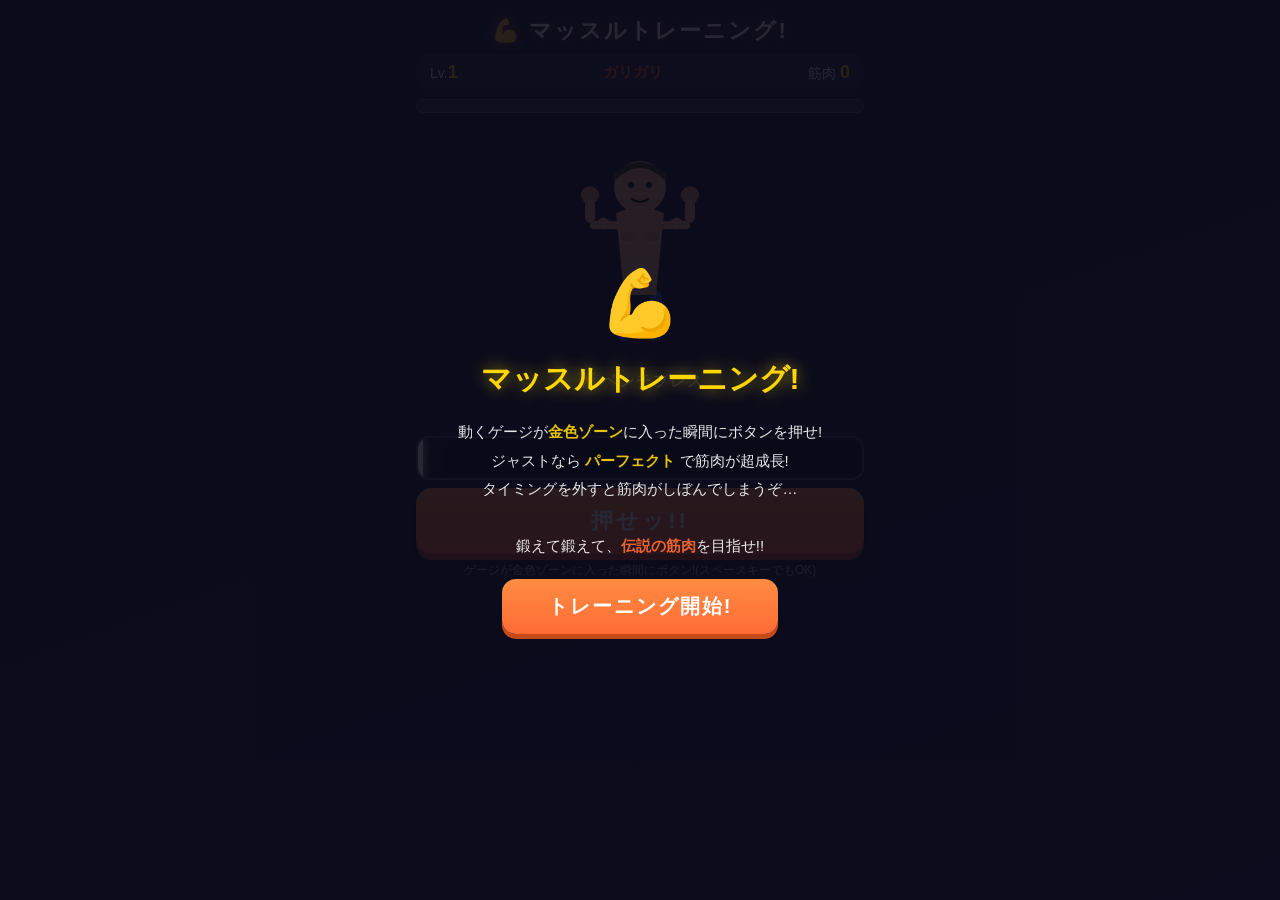
<file: index.html>
<!DOCTYPE html>
<html lang="ja">
<head>
<meta charset="UTF-8">
<meta name="viewport" content="width=device-width, initial-scale=1.0, user-scalable=no">
<title>💪 マッスルトレーニング!</title>
<style>
  * { margin: 0; padding: 0; box-sizing: border-box; }

  :root {
    --bg1: #1a1a2e;
    --bg2: #16213e;
    --accent: #ff6b35;
    --gold: #ffd700;
  }

  html, body { height: 100%; }

  body {
    font-family: "Hiragino Kaku Gothic ProN", "Hiragino Sans", Meiryo, sans-serif;
    background: linear-gradient(160deg, var(--bg1), var(--bg2));
    color: #fff;
    display: flex;
    justify-content: center;
    min-height: 100%;
    user-select: none;
    -webkit-user-select: none;
    -webkit-tap-highlight-color: transparent;
    touch-action: manipulation;
    overflow-x: hidden;
  }

  #game {
    width: 100%;
    max-width: 480px;
    padding: 12px 16px 24px;
    display: flex;
    flex-direction: column;
    align-items: center;
    gap: 8px;
  }

  h1 {
    font-size: 22px;
    letter-spacing: 2px;
    text-shadow: 0 0 12px rgba(255, 107, 53, .8);
    margin-top: 4px;
  }

  /* ---- status bar ---- */
  #status {
    width: 100%;
    display: flex;
    justify-content: space-between;
    align-items: center;
    background: rgba(255,255,255,.06);
    border-radius: 12px;
    padding: 8px 14px;
    font-size: 14px;
  }
  #status .val { font-weight: bold; color: var(--gold); font-size: 18px; }
  #rank-name { color: var(--accent); font-weight: bold; font-size: 15px; }

  /* ---- muscle EXP bar ---- */
  #expwrap {
    width: 100%;
    background: rgba(255,255,255,.1);
    border-radius: 999px;
    height: 14px;
    overflow: hidden;
    border: 1px solid rgba(255,255,255,.2);
  }
  #expbar {
    height: 100%;
    width: 0%;
    background: linear-gradient(90deg, #ff6b35, #ffd700);
    border-radius: 999px;
    transition: width .25s ease-out;
  }

  /* ---- character ---- */
  #stage {
    position: relative;
    width: 100%;
    display: flex;
    justify-content: center;
    padding: 4px 0;
  }
  #character { display: block; }

  /* exercise poses & motion */
  #figure, #upper, #legs, #dumbbells, #barbell-fly, #barbell-back, #pullupbar {
    transform-box: view-box;
  }
  #figure {
    transform-origin: 110px 140px;
    transition: transform .35s ease;
  }
  #legs  { transform-origin: 110px 217px; }
  #upper { transform-origin: 110px 130px; }

  .equip { visibility: hidden; }
  svg.ex-bench  #barbell-fly  { visibility: visible; }
  svg.ex-squat  #barbell-back { visibility: visible; }
  svg.ex-curl   #dumbbells    { visibility: visible; }
  svg.ex-pullup #pullupbar    { visibility: visible; }

  /* lying poses */
  svg.ex-bench  #figure { transform: translate(0px, -4px) rotate(-90deg); }
  svg.ex-pushup #figure { transform: translate(0px, -4px) rotate(90deg); }

  /* success motions (class "go" is added for one rep) */
  svg.go.ex-bench #barbell-fly { animation: rep-press .68s ease; }
  @keyframes rep-press {
    0%, 100% { transform: translateY(0); }
    40%, 65% { transform: translateY(-28px); }
  }

  svg.go.ex-squat #legs { animation: rep-squat-legs .68s ease; }
  @keyframes rep-squat-legs {
    0%, 100% { transform: scaleY(1); }
    45% { transform: scaleY(.68); }
  }
  svg.go.ex-squat #upper { animation: rep-squat-upper .68s ease; }
  @keyframes rep-squat-upper {
    0%, 100% { transform: translateY(0); }
    45% { transform: translateY(17px); }
  }

  svg.go.ex-pushup #figure { animation: rep-pushup .68s ease; }
  @keyframes rep-pushup {
    0%, 100% { transform: translate(0px, -4px) rotate(90deg); }
    45% { transform: translate(0px, -26px) rotate(90deg); }
  }

  svg.go.ex-curl #dumbbells { animation: rep-curl .68s ease; }
  @keyframes rep-curl {
    0%, 100% { transform: translateY(0); }
    40%, 62% { transform: translateY(-18px); }
  }

  svg.go.ex-pullup #figure { animation: rep-pullup .68s ease; }
  @keyframes rep-pullup {
    0%, 100% { transform: translateY(0); }
    42%, 62% { transform: translateY(-22px); }
  }

  svg.go.ex-burpee #figure { animation: rep-burpee .68s ease; }
  @keyframes rep-burpee {
    0%, 100% { transform: translateY(0) scale(1, 1); }
    22% { transform: translateY(6px) scale(1.06, .88); }
    55% { transform: translateY(-30px) scale(.96, 1.06); }
    80% { transform: translateY(2px) scale(1.03, .95); }
  }

  @media (prefers-reduced-motion: reduce) {
    svg.go #figure, svg.go #legs, svg.go #upper,
    svg.go #barbell-fly, svg.go #dumbbells { animation: none !important; }
    #figure { transition: none; }
  }

  #judgement {
    position: absolute;
    top: 8px;
    left: 50%;
    transform: translateX(-50%);
    font-size: 34px;
    font-weight: 900;
    pointer-events: none;
    opacity: 0;
    white-space: nowrap;
  }
  #judgement.pop { animation: judgepop .7s ease-out; }
  @keyframes judgepop {
    0%   { opacity: 0; transform: translateX(-50%) scale(.4); }
    20%  { opacity: 1; transform: translateX(-50%) scale(1.25); }
    50%  { opacity: 1; transform: translateX(-50%) scale(1); }
    100% { opacity: 0; transform: translateX(-50%) scale(1) translateY(-24px); }
  }

  #exercise-label {
    font-size: 16px;
    background: rgba(255,255,255,.08);
    padding: 4px 18px;
    border-radius: 999px;
    letter-spacing: 1px;
  }

  #combo {
    height: 24px;
    font-size: 18px;
    font-weight: bold;
    color: var(--gold);
    text-shadow: 0 0 8px rgba(255,215,0,.6);
  }

  /* ---- timing gauge ---- */
  #gaugewrap {
    width: 100%;
    position: relative;
    height: 44px;
    background: rgba(0,0,0,.45);
    border-radius: 12px;
    overflow: hidden;
    border: 2px solid rgba(255,255,255,.25);
  }
  .zone { position: absolute; top: 0; bottom: 0; }
  #zone-good    { background: rgba(80, 200, 120, .35); }
  #zone-perfect { background: rgba(255, 215, 0, .55); }
  #needle {
    position: absolute;
    top: -2px;
    bottom: -2px;
    width: 5px;
    background: #fff;
    box-shadow: 0 0 10px #fff, 0 0 20px var(--accent);
    border-radius: 3px;
    will-change: left;
  }

  /* ---- main button ---- */
  #pressbtn {
    width: 100%;
    padding: 18px 0;
    font-size: 22px;
    font-weight: 900;
    letter-spacing: 3px;
    color: #fff;
    background: linear-gradient(180deg, #ff8c42, #ff6b35);
    border: none;
    border-radius: 16px;
    box-shadow: 0 6px 0 #c44a1a, 0 10px 20px rgba(0,0,0,.4);
    cursor: pointer;
    transition: transform .05s, box-shadow .05s;
    font-family: inherit;
  }
  #pressbtn:active {
    transform: translateY(5px);
    box-shadow: 0 1px 0 #c44a1a, 0 4px 10px rgba(0,0,0,.4);
  }
  #pressbtn:disabled { filter: grayscale(.7); opacity: .6; }

  #hint { font-size: 12px; opacity: .65; }

  /* ---- overlay (start / levelup / result) ---- */
  #overlay {
    position: fixed;
    inset: 0;
    background: rgba(10, 10, 25, .88);
    display: flex;
    flex-direction: column;
    justify-content: center;
    align-items: center;
    gap: 18px;
    z-index: 10;
    text-align: center;
    padding: 24px;
  }
  #overlay.hidden { display: none; }
  #overlay h2 { font-size: 30px; color: var(--gold); text-shadow: 0 0 16px rgba(255,215,0,.7); }
  #overlay p { font-size: 15px; line-height: 1.9; opacity: .9; }
  #overlay .bigmoji { font-size: 64px; }
  #overlay button {
    padding: 14px 46px;
    font-size: 20px;
    font-weight: 900;
    letter-spacing: 2px;
    color: #fff;
    background: linear-gradient(180deg, #ff8c42, #ff6b35);
    border: none;
    border-radius: 14px;
    box-shadow: 0 5px 0 #c44a1a;
    cursor: pointer;
    font-family: inherit;
  }
  #overlay button:active { transform: translateY(4px); box-shadow: 0 1px 0 #c44a1a; }

  .flash { animation: flashy .35s ease-out; }
  @keyframes flashy {
    0% { filter: brightness(2.2) saturate(2); }
    100% { filter: none; }
  }

  .shake { animation: shakey .3s ease-in-out; }
  @keyframes shakey {
    0%, 100% { transform: translateX(0); }
    25% { transform: translateX(-8px); }
    75% { transform: translateX(8px); }
  }
</style>
</head>
<body>
<div id="game">
  <h1>💪 マッスルトレーニング!</h1>

  <div id="status">
    <div>Lv.<span class="val" id="level">1</span></div>
    <div id="rank-name">ガリガリ</div>
    <div>筋肉 <span class="val" id="muscle">0</span></div>
  </div>

  <div id="expwrap"><div id="expbar"></div></div>

  <div id="stage">
    <svg id="character" width="220" height="230" viewBox="0 0 220 230">
      <!-- pull-up bar (fixed to the "room", not the body) -->
      <g id="pullupbar" class="equip">
        <rect x="22" y="44" width="6" height="173" rx="3" fill="#6d4c41"/>
        <rect x="192" y="44" width="6" height="173" rx="3" fill="#6d4c41"/>
        <rect x="22" y="44" width="176" height="6" rx="3" fill="#8d6e63"/>
      </g>

      <g id="figure">
        <g id="legs">
          <rect id="leg-l" x="88" y="165" width="16" height="52" rx="8" fill="#3b5bdb"/>
          <rect id="leg-r" x="116" y="165" width="16" height="52" rx="8" fill="#3b5bdb"/>
        </g>
        <g id="upper">
          <!-- squat barbell resting on the shoulders -->
          <g id="barbell-back" class="equip">
            <rect id="bbq-bar" x="40" y="82" width="140" height="6" rx="3" fill="#b0bec5"/>
            <rect id="bbq-pl" x="36" y="70" width="9" height="30" rx="3" fill="#546e7a"/>
            <rect id="bbq-pr" x="175" y="70" width="9" height="30" rx="3" fill="#546e7a"/>
          </g>
          <!-- torso -->
          <path id="torso" d="" fill="#f4b183"/>
          <!-- pecs -->
          <ellipse id="pec-l" cx="96" cy="112" rx="14" ry="10" fill="#e8a06c"/>
          <ellipse id="pec-r" cx="124" cy="112" rx="14" ry="10" fill="#e8a06c"/>
          <!-- abs -->
          <g id="abs" fill="#e8a06c" opacity="0">
            <rect x="97" y="132" width="11" height="9" rx="3"/>
            <rect x="112" y="132" width="11" height="9" rx="3"/>
            <rect x="97" y="144" width="11" height="9" rx="3"/>
            <rect x="112" y="144" width="11" height="9" rx="3"/>
          </g>
          <!-- arms: upper arm + bicep bulge -->
          <g id="arm-l">
            <rect id="uarm-l" x="52" y="100" width="34" height="14" rx="7" fill="#f4b183"/>
            <circle id="bicep-l" cx="56" cy="100" r="12" fill="#f4b183"/>
            <circle id="fist-l" cx="52" cy="82" r="9" fill="#e8a06c"/>
            <rect id="farm-l" x="48" y="82" width="12" height="24" rx="6" fill="#f4b183"/>
          </g>
          <g id="arm-r">
            <rect id="uarm-r" x="134" y="100" width="34" height="14" rx="7" fill="#f4b183"/>
            <circle id="bicep-r" cx="164" cy="100" r="12" fill="#f4b183"/>
            <circle id="fist-r" cx="168" cy="82" r="9" fill="#e8a06c"/>
            <rect id="farm-r" x="160" y="82" width="12" height="24" rx="6" fill="#f4b183"/>
          </g>
          <!-- dumbbells held in the fists -->
          <g id="dumbbells" class="equip">
            <g id="db-l">
              <rect x="-12" y="-2.5" width="24" height="5" rx="2" fill="#b0bec5"/>
              <rect x="-17" y="-9" width="6" height="18" rx="2" fill="#546e7a"/>
              <rect x="11" y="-9" width="6" height="18" rx="2" fill="#546e7a"/>
            </g>
            <g id="db-r">
              <rect x="-12" y="-2.5" width="24" height="5" rx="2" fill="#b0bec5"/>
              <rect x="-17" y="-9" width="6" height="18" rx="2" fill="#546e7a"/>
              <rect x="11" y="-9" width="6" height="18" rx="2" fill="#546e7a"/>
            </g>
          </g>
          <!-- head -->
          <circle cx="110" cy="62" r="26" fill="#f4b183"/>
          <path d="M 84 56 Q 110 30 136 56 L 136 48 Q 110 26 84 48 Z" fill="#4a3728"/>
          <circle id="eye-l" cx="101" cy="60" r="3" fill="#222"/>
          <circle id="eye-r" cx="119" cy="60" r="3" fill="#222"/>
          <path id="mouth" d="M 102 74 Q 110 80 118 74" stroke="#222" stroke-width="2.5" fill="none" stroke-linecap="round"/>
          <!-- sweat drop -->
          <path id="sweat" d="M 140 46 q 5 8 0 11 q -5 -3 0 -11" fill="#7ec8ff" opacity="0"/>
        </g>
      </g>

      <!-- bench-press barbell hovering above the lying body's chest -->
      <g id="barbell-fly" class="equip">
        <rect x="22" y="78" width="130" height="6" rx="3" fill="#b0bec5"/>
        <rect x="28" y="66" width="9" height="30" rx="3" fill="#546e7a"/>
        <rect x="40" y="70" width="7" height="22" rx="3" fill="#78909c"/>
        <rect x="127" y="70" width="7" height="22" rx="3" fill="#78909c"/>
        <rect x="137" y="66" width="9" height="30" rx="3" fill="#546e7a"/>
      </g>

      <!-- aura for max level -->
      <g id="aura" opacity="0">
        <path d="M 40 200 Q 30 120 70 60 Q 60 130 75 195 Z" fill="#ffd700" opacity=".35"/>
        <path d="M 180 200 Q 190 120 150 60 Q 160 130 145 195 Z" fill="#ffd700" opacity=".35"/>
        <path d="M 110 18 Q 100 5 110 -8 Q 120 5 110 18" fill="#ffd700" opacity=".4"/>
      </g>
    </svg>
    <div id="judgement"></div>
  </div>

  <div id="exercise-label">🏋️ ベンチプレス</div>
  <div id="combo"></div>

  <div id="gaugewrap">
    <div class="zone" id="zone-good"></div>
    <div class="zone" id="zone-perfect"></div>
    <div id="needle"></div>
  </div>

  <button id="pressbtn">押せッ!!</button>
  <div id="hint">ゲージが金色ゾーンに入った瞬間にボタン!(スペースキーでもOK)</div>
</div>

<div id="overlay">
  <div class="bigmoji">💪</div>
  <h2>マッスルトレーニング!</h2>
  <p>
    動くゲージが<b style="color:#ffd700">金色ゾーン</b>に入った瞬間にボタンを押せ!<br>
    ジャストなら <b style="color:#ffd700">パーフェクト</b> で筋肉が超成長!<br>
    タイミングを外すと筋肉がしぼんでしまうぞ…<br><br>
    鍛えて鍛えて、<b style="color:#ff6b35">伝説の筋肉</b>を目指せ!!
  </p>
  <button id="startbtn">トレーニング開始!</button>
</div>

<script>
(() => {
  'use strict';

  // ---------- config ----------
  const RANKS = [
    { name: 'ガリガリ',       exp: 0,    muscle: 0.0 },
    { name: 'もやしっ子',     exp: 30,   muscle: 0.15 },
    { name: 'ふつう',         exp: 80,   muscle: 0.3 },
    { name: 'ちょいマッチョ', exp: 160,  muscle: 0.45 },
    { name: 'マッチョ',       exp: 280,  muscle: 0.62 },
    { name: 'ゴリマッチョ',   exp: 450,  muscle: 0.8 },
    { name: '伝説の筋肉',     exp: 700,  muscle: 1.0 },
  ];

  const EXERCISES = [
    { key: 'bench',  label: '🏋️ ベンチプレス' },
    { key: 'squat',  label: '🦵 スクワット' },
    { key: 'pushup', label: '🙇 腕立て伏せ' },
    { key: 'curl',   label: '💪 ダンベルカール' },
    { key: 'pullup', label: '🤸 懸垂' },
    { key: 'burpee', label: '🏃 バーピージャンプ' },
  ];

  const PERFECT_GAIN = 12;
  const GOOD_GAIN = 5;
  const MISS_LOSS = 6;
  const REP_MS = 700; // input lock while the rep animation plays

  // ---------- state ----------
  let exp = 0;
  let rankIdx = 0;
  let combo = 0;
  let bestCombo = 0;
  let running = false;
  let currentEx = EXERCISES[0];
  let geom = null; // last drawn body geometry, for equipment placement

  // gauge state
  let needlePos = 0;      // 0..1
  let needleDir = 1;
  let speed = 0.55;       // gauge widths per second
  let zoneCenter = 0.5;   // 0..1
  let goodHalf = 0.13;    // half width of good zone
  let perfectHalf = 0.045;
  let lastTime = 0;
  let inputLocked = false;

  // ---------- dom ----------
  const $ = id => document.getElementById(id);
  const needle = $('needle');
  const zoneGood = $('zone-good');
  const zonePerfect = $('zone-perfect');
  const expbar = $('expbar');
  const judgement = $('judgement');
  const pressbtn = $('pressbtn');
  const overlay = $('overlay');
  const character = $('character');

  // ---------- audio ----------
  let actx = null;
  function beep(freq, dur, type = 'square', vol = 0.15) {
    try {
      actx = actx || new (window.AudioContext || window.webkitAudioContext)();
      const o = actx.createOscillator();
      const g = actx.createGain();
      o.type = type;
      o.frequency.value = freq;
      g.gain.setValueAtTime(vol, actx.currentTime);
      g.gain.exponentialRampToValueAtTime(0.001, actx.currentTime + dur);
      o.connect(g).connect(actx.destination);
      o.start();
      o.stop(actx.currentTime + dur);
    } catch (e) { /* audio unavailable */ }
  }
  const sndPerfect = () => { beep(880, .12, 'square'); setTimeout(() => beep(1320, .18, 'square'), 90); };
  const sndGood = () => beep(660, .12, 'square');
  const sndMiss = () => beep(140, .3, 'sawtooth', .2);
  const sndLevelup = () => [523, 659, 784, 1047].forEach((f, i) => setTimeout(() => beep(f, .18, 'triangle', .2), i * 110));

  // ---------- character drawing ----------
  // m: 0..1 muscle amount
  function drawCharacter(m) {
    const lerp = (a, b) => a + (b - a) * m;

    // torso: widens with muscle
    const shoulderW = lerp(24, 52);   // half width at shoulders
    const waistW = lerp(16, 34);      // half width at waist
    const cx = 110, top = 88, bottom = 170;
    $('torso').setAttribute('d',
      `M ${cx - shoulderW} ${top}
       Q ${cx} ${top - 10} ${cx + shoulderW} ${top}
       L ${cx + waistW} ${bottom}
       L ${cx - waistW} ${bottom} Z`);

    // pecs
    const pecR = lerp(8, 20);
    const pecRy = lerp(5, 14);
    const pecOff = lerp(11, 24);
    for (const [id, sign] of [['pec-l', -1], ['pec-r', 1]]) {
      const el = $(id);
      el.setAttribute('cx', cx + sign * pecOff);
      el.setAttribute('rx', pecR);
      el.setAttribute('ry', pecRy);
    }

    // abs appear at 40%+
    $('abs').setAttribute('opacity', m > 0.4 ? String((m - 0.4) / 0.6) : '0');

    // arms
    const armThick = lerp(8, 20);
    const bicep = lerp(6, 20);
    const armY = 100;
    const armLen = lerp(30, 40);
    const fists = {};
    for (const sign of [-1, 1]) {
      const side = sign < 0 ? 'l' : 'r';
      const shoulderX = cx + sign * (shoulderW - 4);
      const elbowX = shoulderX + sign * armLen;
      const ua = $('uarm-' + side);
      ua.setAttribute('x', Math.min(shoulderX, elbowX));
      ua.setAttribute('width', Math.abs(elbowX - shoulderX));
      ua.setAttribute('y', armY - armThick / 2);
      ua.setAttribute('height', armThick);
      ua.setAttribute('rx', armThick / 2);
      const bi = $('bicep-' + side);
      bi.setAttribute('cx', shoulderX + sign * armLen * 0.55);
      bi.setAttribute('cy', armY - bicep * 0.25);
      bi.setAttribute('r', bicep);
      const fa = $('farm-' + side);
      const faW = lerp(10, 16);
      fa.setAttribute('x', elbowX - faW / 2);
      fa.setAttribute('width', faW);
      fa.setAttribute('y', armY - 26);
      $('fist-' + side).setAttribute('cx', elbowX);
      $('fist-' + side).setAttribute('cy', armY - 30);
      fists[side] = { x: elbowX, y: armY - 30 };
    }

    // legs
    const legW = lerp(12, 22);
    $('leg-l').setAttribute('x', cx - lerp(22, 30));
    $('leg-l').setAttribute('width', legW);
    $('leg-r').setAttribute('x', cx + lerp(22, 30) - legW);
    $('leg-r').setAttribute('width', legW);

    // aura at legendary
    $('aura').setAttribute('opacity', m >= 1 ? '1' : '0');

    geom = { cx, shoulderW, fists };
    positionEquipment();
  }

  // place held equipment on the current body geometry
  function positionEquipment() {
    if (!geom) return;
    const { cx, shoulderW, fists } = geom;
    // squat barbell across the shoulders
    const half = shoulderW + 26;
    $('bbq-bar').setAttribute('x', cx - half);
    $('bbq-bar').setAttribute('width', half * 2);
    $('bbq-pl').setAttribute('x', cx - half - 5);
    $('bbq-pr').setAttribute('x', cx + half - 4);
    // dumbbells in the fists
    $('db-l').setAttribute('transform', `translate(${fists.l.x} ${fists.l.y})`);
    $('db-r').setAttribute('transform', `translate(${fists.r.x} ${fists.r.y})`);
  }

  // flex pose animation on success
  function flexAnim() {
    character.classList.remove('flash');
    void character.offsetWidth;
    character.classList.add('flash');
    character.classList.remove('go');
    void character.offsetWidth;
    character.classList.add('go');
    $('sweat').setAttribute('opacity', '1');
    setTimeout(() => $('sweat').setAttribute('opacity', '0'), 500);
  }

  function sadAnim() {
    character.classList.remove('shake');
    void character.offsetWidth;
    character.classList.add('shake');
  }

  // ---------- rank / exp ----------
  function currentMuscle() {
    // interpolate muscle between current rank and next by exp progress
    const cur = RANKS[rankIdx];
    const next = RANKS[rankIdx + 1];
    if (!next) return 1;
    const t = (exp - cur.exp) / (next.exp - cur.exp);
    return cur.muscle + (next.muscle - cur.muscle) * Math.max(0, Math.min(1, t));
  }

  function refreshUI() {
    $('level').textContent = rankIdx + 1;
    $('rank-name').textContent = RANKS[rankIdx].name;
    $('muscle').textContent = exp;
    const cur = RANKS[rankIdx];
    const next = RANKS[rankIdx + 1];
    const pct = next ? ((exp - cur.exp) / (next.exp - cur.exp)) * 100 : 100;
    expbar.style.width = Math.max(0, Math.min(100, pct)) + '%';
    drawCharacter(currentMuscle());
  }

  function applyExp(delta) {
    exp = Math.max(0, exp + delta);
    let newIdx = 0;
    for (let i = 0; i < RANKS.length; i++) if (exp >= RANKS[i].exp) newIdx = i;
    if (newIdx > rankIdx) {
      rankIdx = newIdx;
      levelUp();
    } else if (newIdx < rankIdx) {
      rankIdx = newIdx;
    }
    refreshUI();
  }

  // ---------- judgement ----------
  function showJudgement(text, color) {
    judgement.textContent = text;
    judgement.style.color = color;
    judgement.classList.remove('pop');
    void judgement.offsetWidth;
    judgement.classList.add('pop');
  }

  function judge() {
    if (!running || inputLocked) return;
    const d = Math.abs(needlePos - zoneCenter);
    if (d <= perfectHalf) {
      combo++;
      const bonus = Math.min(10, Math.floor(combo / 3));
      applyExp(PERFECT_GAIN + bonus);
      showJudgement('パーフェクト!!', '#ffd700');
      sndPerfect();
      flexAnim();
    } else if (d <= goodHalf) {
      combo++;
      applyExp(GOOD_GAIN);
      showJudgement('グッド!', '#51cf66');
      sndGood();
      flexAnim();
    } else {
      combo = 0;
      applyExp(-MISS_LOSS);
      showJudgement('ミス…', '#ff6b6b');
      sndMiss();
      sadAnim();
    }
    bestCombo = Math.max(bestCombo, combo);
    $('combo').textContent = combo >= 2 ? `${combo} コンボ! 🔥` : '';

    // lock input while the rep animation plays, then new round
    inputLocked = true;
    setTimeout(newRound, REP_MS);
  }

  // ---------- rounds ----------
  function newRound() {
    inputLocked = false;
    character.classList.remove('go');
    // randomize zone & direction; difficulty scales with rank
    zoneCenter = 0.2 + Math.random() * 0.6;
    speed = 0.55 + rankIdx * 0.14 + Math.random() * 0.1;
    goodHalf = Math.max(0.07, 0.13 - rankIdx * 0.008);
    perfectHalf = Math.max(0.028, 0.045 - rankIdx * 0.002);
    needlePos = Math.random() < 0.5 ? 0 : 1;
    needleDir = needlePos === 0 ? 1 : -1;
    setExercise(EXERCISES[Math.floor(Math.random() * EXERCISES.length)]);
    layoutZones();
  }

  function setExercise(ex) {
    currentEx = ex;
    $('exercise-label').textContent = ex.label;
    for (const e of EXERCISES) character.classList.remove('ex-' + e.key);
    character.classList.add('ex-' + ex.key);
    positionEquipment();
  }

  function layoutZones() {
    const W = $('gaugewrap').clientWidth;
    const gl = (zoneCenter - goodHalf) * W;
    const gw = goodHalf * 2 * W;
    zoneGood.style.left = gl + 'px';
    zoneGood.style.width = gw + 'px';
    const pl = (zoneCenter - perfectHalf) * W;
    const pw = perfectHalf * 2 * W;
    zonePerfect.style.left = pl + 'px';
    zonePerfect.style.width = pw + 'px';
  }

  function loop(t) {
    if (running && !inputLocked) {
      const dt = Math.min(0.05, (t - lastTime) / 1000);
      needlePos += needleDir * speed * dt;
      if (needlePos > 1) { needlePos = 1; needleDir = -1; }
      if (needlePos < 0) { needlePos = 0; needleDir = 1; }
      const W = $('gaugewrap').clientWidth;
      needle.style.left = (needlePos * (W - 5)) + 'px';
    }
    lastTime = t;
    requestAnimationFrame(loop);
  }

  // ---------- level up / clear ----------
  function levelUp() {
    sndLevelup();
    const isMax = rankIdx === RANKS.length - 1;
    running = false;
    const title = isMax ? '🏆 伝説の筋肉、爆誕!!' : '⬆️ レベルアップ!';
    const moji = isMax ? '🏆' : ['🥚','🌱','🙂','😎','💪','🦍','👑'][rankIdx] || '💪';
    overlay.querySelector('.bigmoji').textContent = moji;
    overlay.querySelector('h2').textContent = title;
    overlay.querySelector('p').innerHTML = isMax
      ? `おめでとう!キミの筋肉は<b style="color:#ffd700">伝説</b>となった!!<br>最大コンボ: <b>${bestCombo}</b><br><br>まだまだ鍛え続けるのも自由だ💪`
      : `<b style="color:#ff6b35">${RANKS[rankIdx].name}</b> に進化した!<br>ゲージが速くなり、ゾーンが狭くなるぞ…!`;
    $('startbtn').textContent = isMax ? 'もっと鍛える!' : 'トレーニング再開!';
    overlay.classList.remove('hidden');
  }

  // ---------- input ----------
  pressbtn.addEventListener('click', judge);
  document.addEventListener('keydown', e => {
    if (e.code === 'Space' || e.code === 'Enter') {
      e.preventDefault();
      if (!overlay.classList.contains('hidden')) { start(); return; }
      judge();
    }
  });

  $('startbtn').addEventListener('click', start);

  function start() {
    overlay.classList.add('hidden');
    running = true;
    newRound();
  }

  window.addEventListener('resize', layoutZones);

  // ---------- init ----------
  refreshUI();
  requestAnimationFrame(loop);
})();
</script>
</body>
</html>
</file>
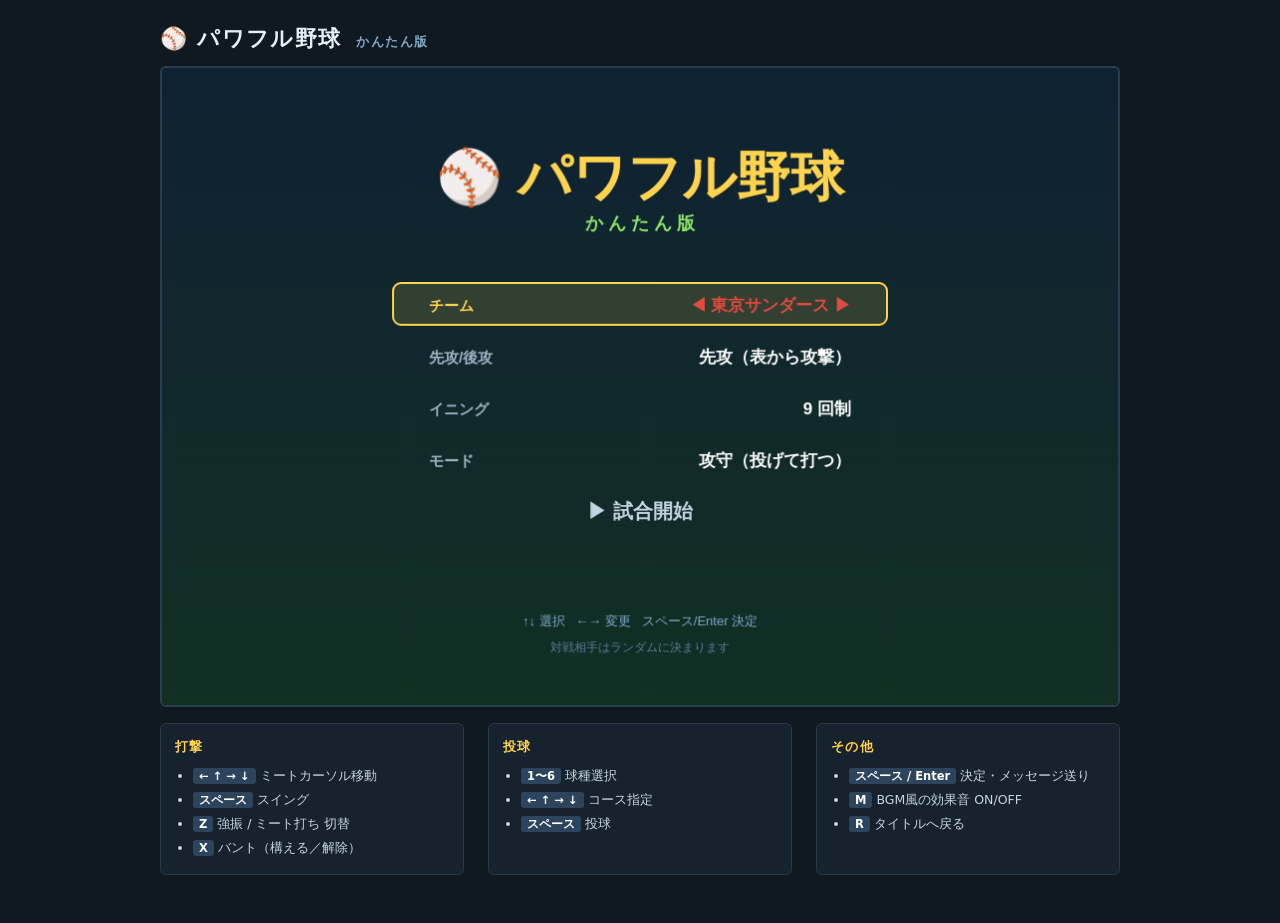
<file: baseball/index.html>
<!DOCTYPE html>
<html lang="ja">
<head>
<meta charset="UTF-8">
<meta name="viewport" content="width=device-width, initial-scale=1">
<title>パワフル野球 - かんたん版</title>
<link rel="stylesheet" href="style.css">
</head>
<body>
  <div id="wrap">
    <h1>⚾ パワフル野球 <span class="sub">かんたん版</span></h1>
    <canvas id="game" width="960" height="640" tabindex="0"></canvas>
    <div id="help">
      <div class="col">
        <h2>打撃</h2>
        <ul>
          <li><b>← ↑ → ↓</b> ミートカーソル移動</li>
          <li><b>スペース</b> スイング</li>
          <li><b>Z</b> 強振 / ミート打ち 切替</li>
          <li><b>X</b> バント（構える／解除）</li>
        </ul>
      </div>
      <div class="col">
        <h2>投球</h2>
        <ul>
          <li><b>1〜6</b> 球種選択</li>
          <li><b>← ↑ → ↓</b> コース指定</li>
          <li><b>スペース</b> 投球</li>
        </ul>
      </div>
      <div class="col">
        <h2>その他</h2>
        <ul>
          <li><b>スペース / Enter</b> 決定・メッセージ送り</li>
          <li><b>M</b> BGM風の効果音 ON/OFF</li>
          <li><b>R</b> タイトルへ戻る</li>
        </ul>
      </div>
    </div>
  </div>
  <script src="game.js"></script>
</body>
</html>
</file>
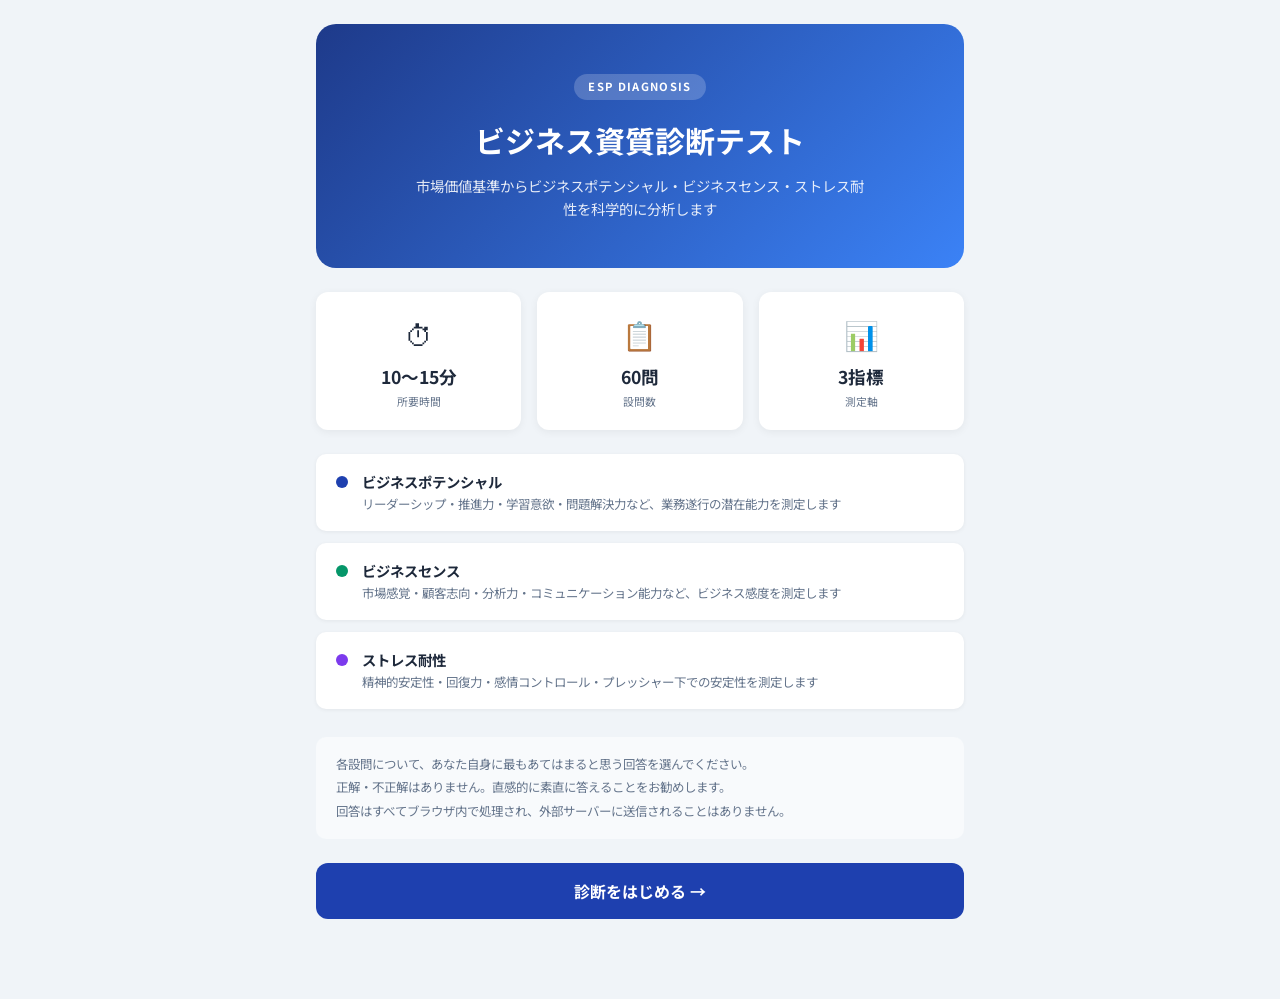
<file: esp/index.html>
<!DOCTYPE html>
<html lang="ja">
<head>
<meta charset="UTF-8">
<meta name="viewport" content="width=device-width, initial-scale=1.0">
<title>ESP診断 — ビジネス資質診断テスト</title>
<link rel="preconnect" href="https://fonts.googleapis.com">
<link href="https://fonts.googleapis.com/css2?family=Noto+Sans+JP:wght@300;400;500;700&display=swap" rel="stylesheet">
<style>
*,*::before,*::after{margin:0;padding:0;box-sizing:border-box}
:root{
  --blue:#1e40af;--blue-l:#3b82f6;--green:#059669;--purple:#7c3aed;
  --bg:#f0f4f8;--card:#fff;--border:#e2e8f0;--text:#1e293b;--muted:#64748b;
}
body{font-family:'Noto Sans JP',system-ui,sans-serif;background:var(--bg);color:var(--text);min-height:100vh;line-height:1.6}

/* Screens */
.screen{display:none;min-height:100vh}
.screen.active{display:block}

/* Header */
.app-header{background:var(--blue);color:#fff;padding:.875rem 1.5rem;position:sticky;top:0;z-index:100;display:none;align-items:center;gap:1rem}
.app-header.visible{display:flex}
.hd-brand{font-size:1.05rem;font-weight:700;letter-spacing:.04em}
.hd-sub{font-size:.68rem;opacity:.75;margin-top:1px}
.hd-prog{margin-left:auto;font-size:.75rem;opacity:.9;white-space:nowrap}
.prog-rail{height:3px;background:rgba(255,255,255,.25);display:none}
.prog-rail.visible{display:block}
.prog-fill{height:100%;background:#fff;transition:width .4s ease;width:0}

/* Container */
.container{max-width:760px;margin:0 auto;padding:1.5rem 1rem 5rem}

/* Card */
.card{background:var(--card);border-radius:16px;padding:2rem;box-shadow:0 2px 8px rgba(0,0,0,.06);margin-bottom:1.5rem}

/* ── INTRO ── */
.intro-hero{background:linear-gradient(135deg,#1e3a8a 0%,#3b82f6 100%);border-radius:20px;padding:3rem 2rem;color:#fff;text-align:center;margin-bottom:1.5rem}
.esp-badge{display:inline-block;background:rgba(255,255,255,.2);color:#fff;font-size:.7rem;font-weight:700;letter-spacing:.12em;padding:.25rem .875rem;border-radius:999px;margin-bottom:1rem}
.intro-hero h1{font-size:1.875rem;font-weight:700;margin-bottom:.625rem}
.intro-hero p{font-size:.9rem;opacity:.88;max-width:460px;margin:0 auto}
.meta-row{display:flex;gap:1rem;margin-bottom:1.5rem;flex-wrap:wrap}
.meta-card{flex:1;min-width:130px;background:var(--card);border-radius:12px;padding:1.25rem;text-align:center;box-shadow:0 2px 8px rgba(0,0,0,.06)}
.meta-icon{font-size:1.75rem;margin-bottom:.375rem}
.meta-val{font-size:1.1rem;font-weight:700}
.meta-lbl{font-size:.68rem;color:var(--muted);margin-top:2px}
.axes-list{list-style:none;display:flex;flex-direction:column;gap:.75rem;margin-bottom:1.75rem}
.axes-list li{display:flex;align-items:flex-start;gap:.875rem;background:var(--card);border-radius:10px;padding:1rem 1.25rem;box-shadow:0 1px 4px rgba(0,0,0,.06)}
.ax-dot{width:12px;height:12px;border-radius:50%;flex-shrink:0;margin-top:.35rem}
.ax-name{font-weight:700;font-size:.9rem}
.ax-desc{font-size:.78rem;color:var(--muted);margin-top:2px}
.notice-box{background:#f8fafc;border-radius:10px;padding:1rem 1.25rem;margin-bottom:1.5rem;font-size:.78rem;color:var(--muted);line-height:1.85}
.btn-start{width:100%;padding:1rem;background:var(--blue);color:#fff;border:none;border-radius:12px;font-size:1rem;font-weight:700;cursor:pointer;font-family:inherit;transition:background .2s}
.btn-start:hover{background:#1e3a8a}

/* ── SECTION SCREEN ── */
.sec-header{display:flex;align-items:flex-start;gap:1rem;margin-bottom:1.5rem}
.sec-num{width:52px;height:52px;border-radius:14px;display:flex;align-items:center;justify-content:center;color:#fff;font-size:1rem;font-weight:700;flex-shrink:0}
.sec-title{font-size:1.2rem;font-weight:700}
.sec-subtitle{font-size:.78rem;color:var(--muted);margin-top:3px}
.sec-count{font-size:.72rem;color:var(--muted);margin-top:4px}
.scale-legend{display:flex;justify-content:space-between;align-items:center;background:#f8fafc;border-radius:10px;padding:.75rem 1rem;margin-bottom:1.5rem;font-size:.72rem;color:var(--muted)}
.scale-legend strong{font-size:.78rem;color:var(--text)}

/* Question */
.q-item{padding:1rem 0;border-bottom:1px solid var(--border)}
.q-item:last-child{border-bottom:none}
.q-item.error{background:#fef2f2;border-radius:8px;padding:1rem;margin:0 -.5rem}
.q-text{font-size:.875rem;margin-bottom:.875rem;display:flex;gap:.625rem;align-items:flex-start}
.q-n{font-size:.68rem;font-weight:700;color:var(--muted);min-width:28px;padding-top:3px;flex-shrink:0}
.q-scale{display:flex;align-items:center;gap:.75rem;flex-wrap:wrap}
.scale-end{font-size:.65rem;color:var(--muted);line-height:1.3;max-width:68px}
.q-btns{display:flex;gap:.5rem}
.q-btn{
  width:40px;height:40px;border:2px solid var(--border);border-radius:50%;background:#fff;
  cursor:pointer;font-size:.85rem;font-weight:600;color:var(--muted);
  transition:all .15s;display:flex;align-items:center;justify-content:center;font-family:inherit;
}
.q-btn:hover:not(.sel){border-color:var(--sec-color);color:var(--sec-color)}
.q-btn.sel{background:var(--sec-color);border-color:var(--sec-color);color:#fff}

/* Nav */
.nav-bar{display:flex;flex-wrap:wrap;justify-content:flex-end;align-items:center;margin-top:2rem;gap:.875rem}
.err-msg{font-size:.78rem;color:#dc2626;display:none;width:100%;order:-1}
.btn-nav{padding:.75rem 1.625rem;border-radius:10px;font-size:.9rem;font-weight:500;cursor:pointer;font-family:inherit;transition:all .2s}
.btn-back{background:#fff;color:var(--text);border:2px solid var(--border)}
.btn-back:hover{border-color:#94a3b8}
.btn-next{background:var(--blue);color:#fff;border:2px solid var(--blue)}
.btn-next:hover{background:#1e3a8a}

/* ── RESULTS ── */
.result-hero{background:linear-gradient(135deg,#1e3a8a,#3b82f6);border-radius:20px;padding:2.5rem 2rem;color:#fff;text-align:center;margin-bottom:1.5rem}
.type-badge{display:inline-block;background:rgba(255,255,255,.2);border:1px solid rgba(255,255,255,.4);font-size:.68rem;letter-spacing:.12em;padding:.3rem 1rem;border-radius:999px;margin-bottom:.875rem}
.type-name{font-size:2rem;font-weight:700;margin-bottom:.5rem}
.type-desc{font-size:.875rem;opacity:.87;max-width:420px;margin:0 auto;line-height:1.75}
.scores-row{display:flex;gap:1rem;margin-bottom:1.5rem;flex-wrap:wrap}
.score-card{flex:1;min-width:140px;background:#fff;border-radius:12px;padding:1.25rem;text-align:center;box-shadow:0 2px 8px rgba(0,0,0,.06);border-top:4px solid transparent}
.score-pct{font-size:2rem;font-weight:700}
.score-pct sup{font-size:1rem}
.score-lbl{font-size:.72rem;font-weight:700;color:var(--muted);margin-top:3px}
.score-rank{font-size:.68rem;font-weight:700;margin-top:4px}
.score-bar-rail{background:#f1f5f9;border-radius:4px;height:6px;margin-top:.875rem;overflow:hidden}
.score-bar{height:100%;border-radius:4px;transition:width .9s ease;width:0}
.radar-wrap{background:#fff;border-radius:16px;padding:1.5rem;box-shadow:0 2px 8px rgba(0,0,0,.06);margin-bottom:1.5rem;text-align:center}
.radar-wrap h3{font-size:.85rem;font-weight:700;color:var(--muted);margin-bottom:1rem}
.detail-grid{display:grid;grid-template-columns:1fr 1fr;gap:1rem;margin-bottom:1.5rem}
.detail-card{background:#fff;border-radius:12px;padding:1.25rem;box-shadow:0 2px 8px rgba(0,0,0,.06)}
.detail-card h4{font-size:.8rem;font-weight:700;margin-bottom:.625rem}
.detail-card ul{list-style:none}
.detail-card li{font-size:.8rem;color:var(--muted);padding:.25rem 0;display:flex;gap:.5rem;align-items:flex-start;line-height:1.5}
.detail-card li::before{content:"•";font-weight:700;flex-shrink:0}
.career-tags{display:flex;flex-wrap:wrap;gap:.5rem;margin-top:.5rem}
.career-tag{background:#f3f0ff;color:#7c3aed;border-radius:6px;padding:.275rem .75rem;font-size:.78rem;font-weight:500}
.btn-retry{width:100%;padding:1rem;background:#fff;color:var(--blue);border:2px solid var(--blue);border-radius:12px;font-size:1rem;font-weight:700;cursor:pointer;font-family:inherit;transition:all .2s}
.btn-retry:hover{background:#eff6ff}

@media(max-width:500px){
  .meta-row,.scores-row{flex-direction:column}
  .detail-grid{grid-template-columns:1fr}
  .intro-hero h1{font-size:1.5rem}
  .q-btn{width:36px;height:36px;font-size:.78rem}
  .scale-end{display:none}
}
</style>
</head>
<body>

<!-- ── HEADER ── -->
<header class="app-header" id="app-header">
  <div>
    <div class="hd-brand">ESP診断</div>
    <div class="hd-sub">ビジネス資質診断テスト</div>
  </div>
  <div class="hd-prog" id="hd-prog"></div>
</header>
<div class="prog-rail" id="prog-rail">
  <div class="prog-fill" id="prog-fill"></div>
</div>

<!-- ════════════════════════════════════════════
     INTRO
════════════════════════════════════════════ -->
<div id="screen-intro" class="screen active">
  <div class="container" style="max-width:680px">
    <div class="intro-hero">
      <div class="esp-badge">ESP DIAGNOSIS</div>
      <h1>ビジネス資質診断テスト</h1>
      <p>市場価値基準からビジネスポテンシャル・ビジネスセンス・ストレス耐性を科学的に分析します</p>
    </div>

    <div class="meta-row">
      <div class="meta-card">
        <div class="meta-icon">⏱</div>
        <div class="meta-val">10〜15分</div>
        <div class="meta-lbl">所要時間</div>
      </div>
      <div class="meta-card">
        <div class="meta-icon">📋</div>
        <div class="meta-val">60問</div>
        <div class="meta-lbl">設問数</div>
      </div>
      <div class="meta-card">
        <div class="meta-icon">📊</div>
        <div class="meta-val">3指標</div>
        <div class="meta-lbl">測定軸</div>
      </div>
    </div>

    <ul class="axes-list">
      <li>
        <span class="ax-dot" style="background:#1e40af"></span>
        <div>
          <div class="ax-name">ビジネスポテンシャル</div>
          <div class="ax-desc">リーダーシップ・推進力・学習意欲・問題解決力など、業務遂行の潜在能力を測定します</div>
        </div>
      </li>
      <li>
        <span class="ax-dot" style="background:#059669"></span>
        <div>
          <div class="ax-name">ビジネスセンス</div>
          <div class="ax-desc">市場感覚・顧客志向・分析力・コミュニケーション能力など、ビジネス感度を測定します</div>
        </div>
      </li>
      <li>
        <span class="ax-dot" style="background:#7c3aed"></span>
        <div>
          <div class="ax-name">ストレス耐性</div>
          <div class="ax-desc">精神的安定性・回復力・感情コントロール・プレッシャー下での安定性を測定します</div>
        </div>
      </li>
    </ul>

    <div class="notice-box">
      各設問について、あなた自身に最もあてはまると思う回答を選んでください。<br>
      正解・不正解はありません。直感的に素直に答えることをお勧めします。<br>
      回答はすべてブラウザ内で処理され、外部サーバーに送信されることはありません。
    </div>

    <button class="btn-start" onclick="startTest()">診断をはじめる →</button>
  </div>
</div>

<!-- ════════════════════════════════════════════
     SECTION 1 — ビジネスポテンシャル
════════════════════════════════════════════ -->
<div id="screen-s1" class="screen">
  <div class="container" style="--sec-color:#1e40af">
    <div class="sec-header">
      <div class="sec-num" style="background:#1e40af">01</div>
      <div>
        <div class="sec-title">ビジネスポテンシャル</div>
        <div class="sec-subtitle">業務適性・潜在能力の測定</div>
        <div class="sec-count">第1部 / 全3部 ・ 20問</div>
      </div>
    </div>
    <div class="scale-legend">
      <span>1 = 全くそう思わない</span>
      <strong>5段階で回答してください</strong>
      <span>5 = 非常にそう思う</span>
    </div>
    <div class="card" id="s1-qs"></div>
    <div class="nav-bar">
      <div class="err-msg" id="s1-err">⚠ 未回答の設問があります。すべての設問にご回答ください。</div>
      <button class="btn-nav btn-next" onclick="nextSection(1)">次のセクションへ →</button>
    </div>
  </div>
</div>

<!-- ════════════════════════════════════════════
     SECTION 2 — ビジネスセンス
════════════════════════════════════════════ -->
<div id="screen-s2" class="screen">
  <div class="container" style="--sec-color:#059669">
    <div class="sec-header">
      <div class="sec-num" style="background:#059669">02</div>
      <div>
        <div class="sec-title">ビジネスセンス</div>
        <div class="sec-subtitle">市場感覚・顧客志向の測定</div>
        <div class="sec-count">第2部 / 全3部 ・ 20問</div>
      </div>
    </div>
    <div class="scale-legend">
      <span>1 = 全くそう思わない</span>
      <strong>5段階で回答してください</strong>
      <span>5 = 非常にそう思う</span>
    </div>
    <div class="card" id="s2-qs"></div>
    <div class="nav-bar">
      <button class="btn-nav btn-back" onclick="goBack(2)">← 前へ戻る</button>
      <div class="err-msg" id="s2-err">⚠ 未回答の設問があります。すべての設問にご回答ください。</div>
      <button class="btn-nav btn-next" onclick="nextSection(2)">次のセクションへ →</button>
    </div>
  </div>
</div>

<!-- ════════════════════════════════════════════
     SECTION 3 — ストレス耐性
════════════════════════════════════════════ -->
<div id="screen-s3" class="screen">
  <div class="container" style="--sec-color:#7c3aed">
    <div class="sec-header">
      <div class="sec-num" style="background:#7c3aed">03</div>
      <div>
        <div class="sec-title">ストレス耐性</div>
        <div class="sec-subtitle">精神的安定性・回復力の測定</div>
        <div class="sec-count">第3部 / 全3部 ・ 20問</div>
      </div>
    </div>
    <div class="scale-legend">
      <span>1 = 全くそう思わない</span>
      <strong>5段階で回答してください</strong>
      <span>5 = 非常にそう思う</span>
    </div>
    <div class="card" id="s3-qs"></div>
    <div class="nav-bar">
      <button class="btn-nav btn-back" onclick="goBack(3)">← 前へ戻る</button>
      <div class="err-msg" id="s3-err">⚠ 未回答の設問があります。すべての設問にご回答ください。</div>
      <button class="btn-nav btn-next" onclick="showResults()">診断結果を見る →</button>
    </div>
  </div>
</div>

<!-- ════════════════════════════════════════════
     RESULTS
════════════════════════════════════════════ -->
<div id="screen-result" class="screen">
  <div class="container" style="max-width:700px">
    <div id="result-hero" class="result-hero"></div>
    <div class="scores-row" id="scores-row"></div>
    <div class="radar-wrap">
      <h3>総合レーダーチャート</h3>
      <svg id="radar-svg" viewBox="0 0 400 400" width="100%" style="max-width:340px;display:block;margin:0 auto"></svg>
    </div>
    <div class="detail-grid" id="detail-grid"></div>
    <button class="btn-retry" onclick="retryTest()">もう一度診断する</button>
  </div>
</div>

<script>
/* ════════════════════════════════════
   DATA
════════════════════════════════════ */
const SECTIONS = [
  {
    id: 's1', key: 'bp', color: '#1e40af', short: 'BP', label: 'ビジネスポテンシャル',
    questions: [
      '新しいプロジェクトの際に、自ら率先して計画を立てることが多い',
      '困難な状況でも、最後までやり遂げる粘り強さがある',
      '目標を設定し、達成に向けて計画的に行動することができる',
      '自分の考えを相手にわかりやすく伝えることができる',
      'チームをまとめ、方向性を示すことが得意だ',
      '新しいスキルや知識を積極的に習得しようとしている',
      '問題が発生したとき、根本原因を分析して解決策を考える',
      '高い目標に対して、意欲的に取り組んでいる',
      '物事を改善するためのアイデアを積極的に提案する',
      '多様な意見を取り入れて、より良い結論を導き出せる',
      'プレッシャーのある状況でも、冷静に判断できる',
      '人と信頼関係を築くことが得意だ',
      '変化する環境に対して、柔軟に適応することができる',
      '自分の強みを仕事に活かすことができている',
      '長期的な視点で物事を考えることができる',
      '責任ある役割を積極的に引き受ける',
      '失敗から学び、次に活かすことができる',
      '周囲を巻き込んで物事を推進する力がある',
      '優先順位をつけて効率的に仕事を進められる',
      '自分の行動が組織全体に与える影響を常に意識している',
    ]
  },
  {
    id: 's2', key: 'bs', color: '#059669', short: 'BS', label: 'ビジネスセンス',
    questions: [
      '顧客のニーズを正確に理解し、それに応える提案ができる',
      '市場のトレンドや競合他社の動向を日頃から把握している',
      '数字やデータを分析して、判断の根拠を示せる',
      '費用対効果を考慮しながら仕事を進めている',
      '自分のアクションが会社の収益にどう影響するかを意識している',
      '相手の立場に立ったコミュニケーションを心がけている',
      '交渉の場面で、双方にとって有益な結果を追求する',
      '会社の短期・長期目標を理解した上で行動している',
      '社内外の情報を適切に収集し、業務に活用している',
      '課題に対して複数の解決策を検討し比較できる',
      'プレゼンテーションで相手を納得させる力がある',
      '新しいビジネスチャンスを見つける感覚がある',
      '業務プロセスの効率化を意識的に考えることが好きだ',
      'チームの成果を最大化するための行動を取っている',
      '顧客からのフィードバックを業務改善に積極的に活かしている',
      'リスクを適切に評価した上で意思決定している',
      '会社の方針・戦略を理解して日常業務に反映させている',
      '多角的な視点で問題を捉えることができる',
      '関係者との連携を大切にして仕事を進めている',
      'ビジネス環境の急激な変化に素早く対応できる',
    ]
  },
  {
    id: 's3', key: 'st', color: '#7c3aed', short: 'ST', label: 'ストレス耐性',
    questions: [
      '仕事量が急激に増えても、焦らず冷静に対処できる',
      '上司や同僚から批判を受けても、感情的にならずに受け入れられる',
      '締め切りが迫った状況でも、集中力を維持できる',
      '困難な状況でも、前向きな気持ちを保てる',
      '職場での人間関係のトラブルを上手く処理できる',
      '仕事とプライベートのバランスを意識して生活している',
      '失敗しても、過度に落ち込まず早く立ち直ることができる',
      '不確かな状況でも、安定した精神状態を保てる',
      '意見の相違がある場面でも、冷静に話し合いができる',
      '長時間労働が続いても、仕事の質を一定に保てる',
      'プレッシャーがあるほど、むしろパフォーマンスが上がる',
      '困難な状況を成長の機会として前向きに捉えることができる',
      '精神的に辛いときでも、自分なりの気分転換の方法を持っている',
      '他者の感情に影響されすぎず、自分の判断を保てる',
      '多くのタスクを同時にこなしても、混乱せずに対応できる',
      '変化や不確実性に対して、不安よりも好奇心を感じる',
      '周囲から高い期待をかけられると、それに応えようとする意欲が湧く',
      'ミスをした後も引きずらず、次の仕事に素早く集中できる',
      '強いプレッシャー下でも感情をコントロールして冷静に判断できる',
      'ストレスを感じたとき、適切なセルフケアの方法を知っている',
    ]
  }
];

/* answers[key][index] = 1-5 */
const answers = { bp: {}, bs: {}, st: {} };

/* ════════════════════════════════════
   SCREEN MANAGEMENT
════════════════════════════════════ */
function showScreen(id, pct) {
  document.querySelectorAll('.screen').forEach(s => s.classList.remove('active'));
  document.getElementById(id).classList.add('active');
  window.scrollTo(0, 0);

  const hdr = document.getElementById('app-header');
  const rail = document.getElementById('prog-rail');
  const fill = document.getElementById('prog-fill');
  const prog = document.getElementById('hd-prog');

  if (id === 'screen-intro') {
    hdr.classList.remove('visible');
    rail.classList.remove('visible');
  } else {
    hdr.classList.add('visible');
    rail.classList.add('visible');
    fill.style.width = (pct || 0) + '%';
    prog.textContent = Math.round(pct || 0) + '% 完了';
  }
}

function startTest() {
  renderSection(0);
  showScreen('screen-s1', 5);
}

function nextSection(num) {
  const sec = SECTIONS[num - 1];
  const errEl = document.getElementById(sec.id + '-err');
  const missing = sec.questions.findIndex((_, i) => answers[sec.key][i] == null);
  if (missing >= 0) {
    errEl.style.display = 'block';
    const el = document.getElementById(sec.id + '-q' + missing);
    if (el) { el.classList.add('error'); el.scrollIntoView({ behavior: 'smooth', block: 'center' }); }
    return;
  }
  errEl.style.display = 'none';
  if (num === 1) { renderSection(1); showScreen('screen-s2', 38); }
  else if (num === 2) { renderSection(2); showScreen('screen-s3', 70); }
}

function goBack(num) {
  if (num === 2) showScreen('screen-s1', 5);
  else if (num === 3) showScreen('screen-s2', 38);
}

function retryTest() {
  SECTIONS.forEach(s => { answers[s.key] = {}; });
  showScreen('screen-intro');
}

/* ════════════════════════════════════
   RENDER QUESTIONS
════════════════════════════════════ */
function renderSection(idx) {
  const sec = SECTIONS[idx];
  const wrap = document.getElementById(sec.id + '-qs');
  wrap.innerHTML = sec.questions.map((q, i) => `
    <div class="q-item" id="${sec.id}-q${i}">
      <div class="q-text"><span class="q-n">Q${String(i+1).padStart(2,'0')}</span><span>${q}</span></div>
      <div class="q-scale">
        <span class="scale-end">全くそう思わない</span>
        <div class="q-btns">
          ${[1,2,3,4,5].map(v => `<button class="q-btn${answers[sec.key][i]===v?' sel':''}"
            onclick="setAns('${sec.key}',${i},${v},this)">${v}</button>`).join('')}
        </div>
        <span class="scale-end" style="text-align:right">非常にそう思う</span>
      </div>
    </div>
  `).join('');
}

function setAns(key, idx, val, btn) {
  answers[key][idx] = val;
  btn.closest('.q-btns').querySelectorAll('.q-btn').forEach(b => b.classList.remove('sel'));
  btn.classList.add('sel');
  btn.closest('.q-item').classList.remove('error');
}

/* ════════════════════════════════════
   SCORING
════════════════════════════════════ */
function calcPct(key) {
  const n = SECTIONS.find(s => s.key === key).questions.length;
  let sum = 0;
  for (let i = 0; i < n; i++) sum += (answers[key][i] || 3);
  return Math.round(sum / (n * 5) * 100);
}

function getLevel(pct) {
  if (pct >= 80) return { label: 'A（非常に高い）', color: '#059669' };
  if (pct >= 65) return { label: 'B（高い）',       color: '#0891b2' };
  if (pct >= 50) return { label: 'C（標準）',       color: '#d97706' };
  if (pct >= 35) return { label: 'D（やや低い）',   color: '#ea580c' };
  return              { label: 'E（低い）',        color: '#dc2626' };
}

/* ════════════════════════════════════
   TYPE DEFINITIONS
════════════════════════════════════ */
const TYPES = [
  {
    name: 'エース型',
    test: (b,s,t) => b>=75 && s>=75 && t>=75,
    desc: '3つの指標すべてで高い水準を誇るオールラウンダー。高いポテンシャルと鋭いビジネス感覚、強靭なストレス耐性を兼ね備えた市場価値の高い人材タイプです。',
    strengths: ['圧倒的な目標達成力','チームを牽引するリーダーシップ','あらゆる状況での安定したパフォーマンス','優れた市場感覚と顧客洞察力'],
    growth: ['完璧主義になりすぎず適切に委任する','他者の成長にも意識を向ける'],
    careers: ['経営幹部・役員','プロジェクトリーダー','事業開発責任者','営業責任者']
  },
  {
    name: '戦略実行型',
    test: (b,s,t) => b>=70 && s>=70,
    desc: '高い推進力と鋭いビジネス感覚を併せ持ち、戦略立案から実行まで一貫してリードできるタイプ。組織の中核を担う存在です。',
    strengths: ['戦略的思考と実行力の両立','ビジネス分析・説得力','チャレンジ精神','リーダーシップ'],
    growth: ['ストレスマネジメントの強化','部下・チームへの配慮','自己ケアの習慣化'],
    careers: ['コンサルタント','営業戦略担当','マーケティングマネージャー','プロダクトマネージャー']
  },
  {
    name: 'タフリーダー型',
    test: (b,s,t) => b>=70 && t>=70,
    desc: '強い推進力と高いストレス耐性を持ち、困難な局面でも安定したリーダーシップを発揮できるタイプ。危機対応・変革推進に強みを発揮します。',
    strengths: ['プレッシャー下での安定感','強い粘り強さと実行力','チームの求心力','危機対応・問題解決力'],
    growth: ['市場・顧客感覚のさらなる磨き込み','データ活用・分析スキルの強化'],
    careers: ['プロジェクトマネージャー','営業マネージャー','オペレーション責任者','人事・組織管理職']
  },
  {
    name: '安定マーケター型',
    test: (b,s,t) => s>=70 && t>=70,
    desc: '高いビジネス感覚と精神的安定性が強み。顧客ニーズを正確に把握し、感情に流されない冷静な判断力で着実に成果を上げるタイプです。',
    strengths: ['卓越した顧客洞察力','感情的知性と共感力','論理的分析力','長期的な信頼関係構築'],
    growth: ['主体的な提案・リーダーシップの発揮','より積極的な行動力・スピード感'],
    careers: ['マーケター','カスタマーサクセス','UXリサーチャー','アカウントマネージャー']
  },
  {
    name: 'パイオニア型',
    test: (b,s,t) => b>=70,
    desc: '高い推進力と強いチャレンジ精神を持つ行動派。目標に向かって積極的に挑戦し、組織を動かすエネルギーを持ったタイプです。',
    strengths: ['高い行動力・実行スピード','強い目標達成志向','チャレンジ精神','周囲を巻き込む推進力'],
    growth: ['ストレス管理と持続性の強化','市場・顧客視点の意識的な強化','じっくり分析する習慣'],
    careers: ['起業家・スタートアップ','新規事業開発','営業・フロントポジション','プロジェクトリード']
  },
  {
    name: 'センサー型',
    test: (b,s,t) => s>=70,
    desc: '優れたビジネス感覚と市場への深い洞察力が強み。顧客・市場・競合を鋭く分析し、的確なビジネス判断を下せるタイプです。',
    strengths: ['鋭い市場洞察力','顧客中心の発想力','論理的分析・説明力','柔軟な対応力'],
    growth: ['実行力・推進力のさらなる強化','リーダーシップの発揮','意思決定スピードの向上'],
    careers: ['マーケティング担当','商品企画','経営コンサルタント','データアナリスト']
  },
  {
    name: 'ステイブル型',
    test: (b,s,t) => t>=70,
    desc: '高いストレス耐性と精神的安定性が際立つタイプ。どんな環境下でも冷静を保ち、周囲に安心感と信頼感を与える存在です。',
    strengths: ['卓越した精神的安定性','感情のコントロール力','強い信頼感・忍耐力','長期継続できる粘り強さ'],
    growth: ['積極的な自己発信の練習','ビジネス知識・スキルの拡充','リーダーシップの発揮機会を増やす'],
    careers: ['HR・人事担当','カウンセラー・コーチ','品質管理・CS担当','チームサポートリーダー']
  },
  {
    name: 'バランス型',
    test: (b,s,t) => b>=50 && s>=50 && t>=50,
    desc: '3つの指標がバランス良く揃ったオールラウンドタイプ。特定の突出した強みはないものの、幅広い業務に安定して対応できる頼もしい存在です。',
    strengths: ['高いバランス感覚と適応力','チームとの協調性','安定したパフォーマンス','幅広い対応力'],
    growth: ['特定分野への集中的な強化','得意軸をさらに尖らせる','専門スキルの深掘り'],
    careers: ['プロジェクトコーディネーター','ゼネラリスト管理職','チームリーダー補佐','クロスファンクション担当']
  },
  {
    name: 'ポテンシャル型',
    test: () => true,
    desc: '現在は発展途上ですが、大きな可能性を秘めています。経験を積み意識的に行動することで急速な成長が期待できるタイプです。',
    strengths: ['素直な学習意欲','柔軟な思考力','成長ポテンシャル','フレッシュな視点'],
    growth: ['実務経験の積み上げとOJTの活用','メンター・ロールモデルからの学習','自己理解の深化と強み発見','スキルの意識的・計画的な強化'],
    careers: ['各部門の若手ポジション','トレーニープログラム','特定専門職へのチャレンジ']
  }
];

function getType(bp, bs, st) {
  return TYPES.find(t => t.test(bp, bs, st));
}

/* ════════════════════════════════════
   SHOW RESULTS
════════════════════════════════════ */
function showResults() {
  const sec = SECTIONS[2];
  const errEl = document.getElementById('s3-err');
  const missing = sec.questions.findIndex((_, i) => answers[sec.key][i] == null);
  if (missing >= 0) {
    errEl.style.display = 'block';
    const el = document.getElementById('s3-q' + missing);
    if (el) { el.classList.add('error'); el.scrollIntoView({ behavior: 'smooth', block: 'center' }); }
    return;
  }
  errEl.style.display = 'none';

  const bp = calcPct('bp'), bs = calcPct('bs'), st = calcPct('st');
  const type = getType(bp, bs, st);

  /* Hero */
  document.getElementById('result-hero').innerHTML = `
    <div class="type-badge">YOUR TYPE</div>
    <div class="type-name">${type.name}</div>
    <div class="type-desc">${type.desc}</div>
  `;

  /* Score cards */
  const scoreData = [
    { label: 'ビジネスポテンシャル', pct: bp, color: '#1e40af' },
    { label: 'ビジネスセンス',       pct: bs, color: '#059669' },
    { label: 'ストレス耐性',         pct: st, color: '#7c3aed' },
  ];
  document.getElementById('scores-row').innerHTML = scoreData.map(s => {
    const lv = getLevel(s.pct);
    return `
      <div class="score-card" style="border-top-color:${s.color}">
        <div class="score-pct" style="color:${s.color}">${s.pct}<sup>%</sup></div>
        <div class="score-lbl">${s.label}</div>
        <div class="score-rank" style="color:${lv.color}">${lv.label}</div>
        <div class="score-bar-rail"><div class="score-bar" data-w="${s.pct}" style="background:${s.color}"></div></div>
      </div>`;
  }).join('');

  /* Radar chart */
  drawRadar(bp / 100, bs / 100, st / 100);

  /* Detail */
  document.getElementById('detail-grid').innerHTML = `
    <div class="detail-card">
      <h4 style="color:#059669">✓ あなたの強み</h4>
      <ul>${type.strengths.map(s => `<li style="--ac:#059669"><span>${s}</span></li>`).join('')}</ul>
    </div>
    <div class="detail-card">
      <h4 style="color:#f59e0b">↗ 成長ポイント</h4>
      <ul>${type.growth.map(s => `<li style="--ac:#f59e0b"><span>${s}</span></li>`).join('')}</ul>
    </div>
    <div class="detail-card" style="grid-column:1/-1">
      <h4 style="color:#7c3aed">💼 向いている職種・役割</h4>
      <div class="career-tags">${type.careers.map(s => `<span class="career-tag">${s}</span>`).join('')}</div>
    </div>
  `;

  showScreen('screen-result', 100);

  /* Animate bars */
  requestAnimationFrame(() => requestAnimationFrame(() => {
    document.querySelectorAll('.score-bar').forEach(b => { b.style.width = b.dataset.w + '%'; });
  }));
}

/* ════════════════════════════════════
   RADAR CHART (SVG)
════════════════════════════════════ */
function pt(cx, cy, r, deg) {
  const rad = (deg - 90) * Math.PI / 180;
  return [cx + r * Math.cos(rad), cy + r * Math.sin(rad)];
}

function drawRadar(bpR, bsR, stR) {
  const cx = 200, cy = 210, maxR = 115;
  const angles = [0, 120, 240];
  const ratios = [bpR, bsR, stR];
  const colors = ['#1e40af', '#059669', '#7c3aed'];
  const labelLines = [['ビジネス','ポテンシャル'], ['ビジネス','センス'], ['ストレス','耐性']];

  let svg = '';

  /* Grid */
  [.2,.4,.6,.8,1].forEach(f => {
    const pts = angles.map(a => pt(cx,cy,maxR*f,a));
    svg += `<polygon points="${pts.map(p=>p.join(',')).join(' ')}" fill="none" stroke="#e2e8f0" stroke-width="${f===1?1.5:1}"/>`;
  });

  /* Axis lines */
  angles.forEach(a => {
    const [x,y] = pt(cx,cy,maxR,a);
    svg += `<line x1="${cx}" y1="${cy}" x2="${x}" y2="${y}" stroke="#e2e8f0" stroke-width="1"/>`;
  });

  /* Grid labels */
  [40,60,80,100].forEach((v,i) => {
    const [x,y] = pt(cx,cy,maxR*v/100,0);
    svg += `<text x="${x+3}" y="${y-2}" font-size="9" fill="#94a3b8">${v}%</text>`;
  });

  /* Data polygon */
  const dataPts = ratios.map((r,i) => pt(cx,cy,maxR*r,angles[i]));
  svg += `<polygon points="${dataPts.map(p=>p.join(',')).join(' ')}" fill="rgba(59,130,246,.15)" stroke="#3b82f6" stroke-width="2" stroke-linejoin="round"/>`;

  /* Data points */
  dataPts.forEach(([x,y],i) => {
    svg += `<circle cx="${x}" cy="${y}" r="5.5" fill="${colors[i]}" stroke="#fff" stroke-width="2"/>`;
  });

  /* Axis labels */
  angles.forEach((a,i) => {
    const [lx,ly] = pt(cx,cy,maxR+32,a);
    const lh = 13;
    const lines = labelLines[i];
    const startY = ly - (lines.length-1)*lh/2;
    lines.forEach((line,li) => {
      svg += `<text x="${lx}" y="${startY+li*lh}" text-anchor="middle" font-size="10.5" font-weight="700" fill="${colors[i]}" font-family="'Noto Sans JP',sans-serif">${line}</text>`;
    });
    const scoreY = startY + lines.length*lh + 3;
    svg += `<text x="${lx}" y="${scoreY}" text-anchor="middle" font-size="12.5" font-weight="700" fill="${colors[i]}" font-family="'Noto Sans JP',sans-serif">${Math.round(ratios[i]*100)}%</text>`;
  });

  document.getElementById('radar-svg').innerHTML = svg;
}
</script>
</body>
</html>
</file>
<file: baseball/style.css>
* { box-sizing: border-box; }
html, body {
  margin: 0;
  padding: 0;
  background: #101820;
  color: #e8eef5;
  font-family: "Hiragino Kaku Gothic ProN", "Yu Gothic", "Meiryo", system-ui, sans-serif;
}
#wrap {
  max-width: 1000px;
  margin: 0 auto;
  padding: 16px 20px 48px;
}
h1 {
  font-size: 22px;
  letter-spacing: .06em;
  margin: 8px 0 12px;
}
h1 .sub {
  font-size: 13px;
  color: #7fa8c9;
  margin-left: 6px;
  letter-spacing: .12em;
}
canvas {
  display: block;
  width: 100%;
  height: auto;
  background: #0b1a12;
  border: 2px solid #2b3d4f;
  border-radius: 6px;
  outline: none;
  image-rendering: auto;
}
#help {
  display: flex;
  gap: 24px;
  flex-wrap: wrap;
  margin-top: 16px;
}
#help .col {
  flex: 1 1 240px;
  background: #16222e;
  border: 1px solid #263a4c;
  border-radius: 6px;
  padding: 10px 14px 14px;
}
#help h2 {
  font-size: 13px;
  color: #ffd34d;
  margin: 4px 0 8px;
  letter-spacing: .1em;
}
#help ul {
  margin: 0;
  padding-left: 18px;
  font-size: 12.5px;
  line-height: 1.9;
  color: #c6d5e2;
}
#help b {
  color: #fff;
  background: #2c445c;
  border-radius: 3px;
  padding: 1px 6px;
  font-size: 11.5px;
}
</file>
